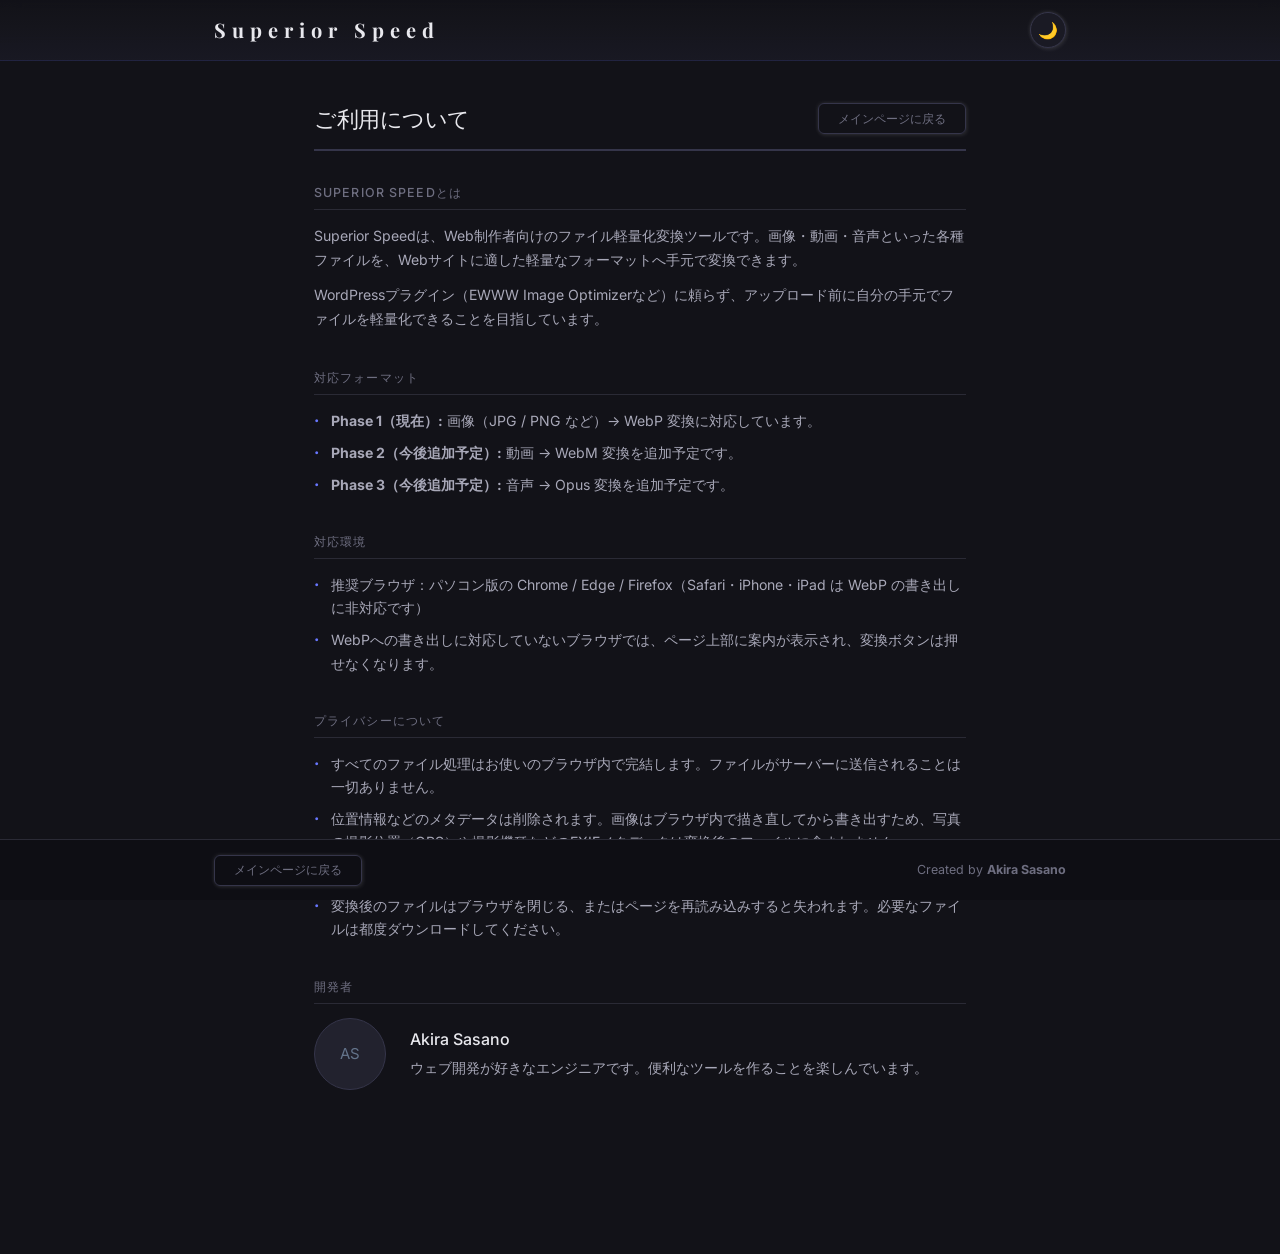
<file: about.html>
<!DOCTYPE html>
<html lang="ja">
<head>
  <meta charset="UTF-8">
  <meta name="viewport" content="width=device-width, initial-scale=1">
  <title>ご利用について — Superior Speed</title>
  <link rel="icon" type="image/svg+xml" href="favicon.svg">
  <link rel="preconnect" href="https://fonts.googleapis.com">
  <link rel="preconnect" href="https://fonts.gstatic.com" crossorigin>
  <link href="https://fonts.googleapis.com/css2?family=Inter:wght@400;500;600;700&family=Playfair+Display:wght@400;500;700&display=swap" rel="stylesheet">
  <link rel="stylesheet" href="css/style.css?v=3">
  <script src="js/theme.js?v=2"></script>
</head>
<body>

<!-- ===== Header ===== -->
<header id="site-header">
  <div class="header-inner">
    <a href="index.html" class="header-brand">
      <span class="header-title">Superior Speed</span>
    </a>
    <div class="header-actions">
      <button id="theme-toggle" class="icon-btn" title="テーマ切替">🌙</button>
    </div>
  </div>
</header>

<!-- ===== Content ===== -->
<div class="about-container">

  <div class="about-title-row">
    <h1 class="about-page-title">ご利用について</h1>
    <a href="index.html" class="about-page-back-btn">メインページに戻る</a>
  </div>

  <!-- 概要 -->
  <div class="about-section">
    <h2 class="about-section-title">Superior Speedとは</h2>
    <p>Superior Speedは、Web制作者向けのファイル軽量化変換ツールです。画像・動画・音声といった各種ファイルを、Webサイトに適した軽量なフォーマットへ手元で変換できます。</p>
    <p>WordPressプラグイン（EWWW Image Optimizerなど）に頼らず、アップロード前に自分の手元でファイルを軽量化できることを目指しています。</p>
  </div>

  <!-- 対応フォーマット -->
  <div class="about-section">
    <h2 class="about-section-title">対応フォーマット</h2>
    <ul class="policy-list">
      <li><strong>Phase 1（現在）:</strong> 画像（JPG / PNG など）→ WebP 変換に対応しています。</li>
      <li><strong>Phase 2（今後追加予定）:</strong> 動画 → WebM 変換を追加予定です。</li>
      <li><strong>Phase 3（今後追加予定）:</strong> 音声 → Opus 変換を追加予定です。</li>
    </ul>
  </div>

  <!-- 対応環境 -->
  <div class="about-section">
    <h2 class="about-section-title">対応環境</h2>
    <ul class="policy-list">
      <li>推奨ブラウザ：パソコン版の Chrome / Edge / Firefox（Safari・iPhone・iPad は WebP の書き出しに非対応です）</li>
      <li>WebPへの書き出しに対応していないブラウザでは、ページ上部に案内が表示され、変換ボタンは押せなくなります。</li>
    </ul>
  </div>

  <!-- プライバシー -->
  <div class="about-section">
    <h2 class="about-section-title">プライバシーについて</h2>
    <ul class="policy-list">
      <li>すべてのファイル処理はお使いのブラウザ内で完結します。ファイルがサーバーに送信されることは一切ありません。</li>
      <li>位置情報などのメタデータは削除されます。画像はブラウザ内で描き直してから書き出すため、写真の撮影位置（GPS）や撮影機種などのEXIFメタデータは変換後のファイルに含まれません。</li>
      <li>本ツールは静的サイトとして構成されており、バックエンドサーバーを持ちません。</li>
      <li>変換後のファイルはブラウザを閉じる、またはページを再読み込みすると失われます。必要なファイルは都度ダウンロードしてください。</li>
    </ul>
  </div>

  <!-- 作者について -->
  <div class="about-section">
    <h2 class="about-section-title">開発者</h2>
    <div class="author-card">
      <div class="author-avatar">AS</div>
      <div class="author-info">
        <div class="author-name">Akira Sasano</div>
        <div class="author-bio">ウェブ開発が好きなエンジニアです。便利なツールを作ることを楽しんでいます。</div>
      </div>
    </div>
  </div>

</div>

<!-- ===== Footer ===== -->
<footer id="site-footer">
  <div class="footer-inner">
    <a href="index.html" class="footer-about-link">メインページに戻る</a>
    <div class="footer-author">Created by <strong>Akira Sasano</strong></div>
  </div>
</footer>

</body>
</html>
</file>
<file: css/style.css>
/* =====================================================
   Superior Speed — Shared Styles  v1
   ===================================================== */

*, *::before, *::after { box-sizing: border-box; margin: 0; padding: 0; }

/* ----- Dark mode (default) ----- */
:root {
  --bg-page:       #121218;
  --bg-surface:    #1a1a24;
  --bg-elevated:   #22222e;
  --bg-input:      #1e1e2a;
  --text-primary:   #e8e8ed;
  --text-secondary: #a8a8b8;
  --text-muted:     #6e6e80;
  --text-faint:     #64748b;
  --border-subtle:  #2a2a35;
  --border-main:    #35354a;
  --border-mid:     #4e6280;
  --accent:         #6877ff;
  --accent-hover:   #5563ee;
  --accent-glow:    rgba(104, 119, 255, 0.25);
  --danger:         #ef4444;
  --danger-glow:    rgba(239, 68, 68, 0.2);
  --success-text:   #4ade80;
  --error-text:     #f87171;
  --warn-text:      #fbbf24;
  --header-bg:      rgba(18, 18, 24, 0.92);
  --footer-bg:      #0e0e14;
  --bg-stripe:      #1e1e29;
  --bg-row-hover:   #272733;
  --bg-thead:       #252531;
  --radius-sm:      6px;
  --radius-md:      6px;
  --radius-lg:      6px;
  --shadow-tight:   1px 1px 4px rgba(255, 255, 255, 0.12), -1px -1px 4px rgba(255, 255, 255, 0.06);
  --shadow-btn-color: 1px 1px 4px rgba(255, 255, 255, 0.4), 0 0 1px rgba(255, 255, 255, 0.15);
}

/* ----- Light mode overrides ----- */
html.light-mode {
  --bg-page:       #f5f5f7;
  --bg-surface:    #ffffff;
  --bg-elevated:   #ffffff;
  --bg-input:      #ededf0;
  --text-primary:   #1d1d1f;
  --text-secondary: #6e6e73;
  --text-muted:     #98989d;
  --text-faint:     #64748b;
  --border-subtle:  #d2d2d7;
  --border-main:    #c7c7cc;
  --border-mid:     #94a3b8;
  --accent:         #5a67f2;
  --accent-hover:   #4850e0;
  --success-text:   #15803d;
  --error-text:     #dc2626;
  --warn-text:      #b45309;
  --header-bg:      rgba(245, 245, 247, 0.95);
  --footer-bg:      #ededf0;
  --bg-stripe:      #f5f5f9;
  --bg-row-hover:   #ebebf0;
  --bg-thead:       #f2f2f6;
  --accent-glow:    rgba(90, 103, 242, 0.18);
  --shadow-tight:   1px 1px 4px rgba(0, 0, 0, 0.2), -1px -1px 4px rgba(0, 0, 0, 0.08);
  --shadow-btn-color: 1px 1px 4px rgba(0, 0, 0, 0.6), 0 0 1px rgba(0, 0, 0, 0.2);
}

/* ----- Base ----- */
body {
  font-family: "游ゴシック体", "Yu Gothic", "YuGothic", "Inter", "Hiragino Sans", sans-serif;
  background: var(--bg-page);
  color: var(--text-primary);
  font-size: 15px;
  line-height: 1.6;
  min-height: 100vh;
  padding-bottom: 80px;
  transition: background 0.2s, color 0.2s;
}

/* ----- Header ----- */
#site-header {
  position: sticky;
  top: 0;
  z-index: 100;
  background: linear-gradient(to bottom, rgba(18, 18, 24, 0.95), rgba(26, 26, 36, 0.90));
  backdrop-filter: blur(12px);
  -webkit-backdrop-filter: blur(12px);
  border-bottom: 1px solid rgba(104, 119, 255, 0.18);
}

html.light-mode #site-header {
  background: linear-gradient(to bottom, rgba(245, 245, 247, 0.97), rgba(255, 255, 255, 0.93));
  border-bottom: 1px solid rgba(90, 103, 242, 0.18);
}

.header-inner {
  max-width: 900px;
  margin: 0 auto;
  padding: 0.75rem 1.5rem;
  display: flex;
  align-items: center;
  justify-content: space-between;
  gap: 1rem;
}

.header-brand {
  display: flex;
  align-items: baseline;
  gap: 0.6rem;
  text-decoration: none;
  color: inherit;
}

.header-title {
  font-family: "Playfair Display", serif;
  font-size: 1.25rem;
  font-weight: 700;
  color: var(--text-primary);
  letter-spacing: 0.3em;
}

.header-sub {
  font-size: 0.75rem;
  color: var(--text-muted);
  letter-spacing: 0.04em;
}

.header-actions {
  display: flex;
  align-items: center;
  gap: 1.1rem;
}

.icon-btn {
  background: var(--bg-surface);
  border: 1px solid var(--border-main);
  border-radius: var(--radius-sm);
  color: var(--text-secondary);
  cursor: pointer;
  font-family: "游ゴシック体", "Yu Gothic", "YuGothic", "Inter", "Hiragino Sans", sans-serif;
  font-size: 0.83rem;
  font-weight: 500;
  padding: 0.4rem 0.85rem;
  display: flex;
  align-items: center;
  gap: 0.3rem;
  box-shadow: var(--shadow-tight);
  transition: border-color 0.15s, color 0.15s, background 0.15s;
  white-space: nowrap;
}

.icon-btn:hover {
  border-color: var(--accent);
  color: var(--text-primary);
  background: var(--bg-elevated);
}

/* ----- Theme toggle: circle ----- */
#theme-toggle {
  width: 36px;
  height: 36px;
  border-radius: 50%;
  padding: 0;
  justify-content: center;
  font-size: 1rem;
  position: relative;
}

#theme-toggle::after {
  content: attr(data-tooltip);
  position: absolute;
  top: calc(100% + 8px);
  right: 0;
  background: var(--bg-elevated);
  border: 1px solid var(--border-main);
  border-radius: 4px;
  color: var(--text-secondary);
  font-size: 0.72rem;
  font-weight: 500;
  padding: 0.25rem 0.6rem;
  white-space: nowrap;
  opacity: 0;
  pointer-events: none;
  transition: opacity 0.18s;
  z-index: 10;
}

#theme-toggle:hover::after { opacity: 1; }

/* ----- Container ----- */
.container {
  max-width: 900px;
  margin: 0 auto;
  padding: 40px 32px 48px;
  display: flex;
  flex-direction: column;
  gap: 32px;
}

[hidden] { display: none !important; }

/* ----- Card ----- */
.card {
  background: var(--bg-surface);
  border: 1px solid var(--border-main);
  border-radius: var(--radius-lg);
  padding: 1.75rem;
}

.card-title {
  font-size: 1.0rem;
  font-weight: 600;
  color: var(--text-primary);
  letter-spacing: -0.01em;
  margin-bottom: 1.4rem;
  border-left: 6px solid var(--accent);
  padding-left: 12px;
}

/* ----- Form ----- */
.form-field { display: flex; flex-direction: column; gap: 8px; }

.field-label {
  font-size: 0.8rem;
  color: var(--text-secondary);
  font-weight: 600;
  letter-spacing: 0.02em;
}

input[type="text"],
input[type="number"],
input[type="email"],
input[type="password"] {
  background: var(--bg-input);
  border: 1px solid var(--border-main);
  border-radius: var(--radius-sm);
  color: var(--text-primary);
  font-size: 0.95rem;
  padding: 0.6rem 0.9rem;
  outline: none;
  width: 100%;
  box-shadow: var(--shadow-tight);
  transition: border-color 0.18s, box-shadow 0.18s;
  font-family: "游ゴシック体", "Yu Gothic", "YuGothic", "Inter", "Hiragino Sans", sans-serif;
}

input:focus {
  border-color: var(--accent);
  box-shadow: 0 0 0 3px var(--accent-glow), 0 0 8px var(--accent-glow);
}

input::placeholder { color: var(--text-faint); }

/* Checkbox row */
.checkbox-row {
  display: flex;
  align-items: center;
  gap: 0.5rem;
  cursor: pointer;
  user-select: none;
}

.checkbox-row input[type="checkbox"] {
  accent-color: var(--accent);
  width: 16px;
  height: 16px;
  cursor: pointer;
}

.checkbox-row span { font-size: 0.88rem; color: var(--text-secondary); }

/* ----- Buttons ----- */
.btn {
  border: none;
  border-radius: var(--radius-sm);
  cursor: pointer;
  font-family: "游ゴシック体", "Yu Gothic", "YuGothic", "Inter", "Hiragino Sans", sans-serif;
  font-size: 0.92rem;
  font-weight: 600;
  padding: 0.6rem 1.4rem;
  transition: all 0.25s ease;
  white-space: nowrap;
  display: inline-flex;
  align-items: center;
  gap: 0.4rem;
  text-decoration: none;
}

.btn--primary {
  background: linear-gradient(135deg, var(--accent), #7c3aed);
  color: #fff;
  box-shadow: 0 2px 10px var(--accent-glow);
}

.btn--primary:hover:not(:disabled) {
  opacity: 0.88;
  box-shadow: 0 4px 18px rgba(99, 102, 241, 0.45);
  transform: translateY(-1px);
}

.btn--primary:disabled {
  opacity: 0.35;
  cursor: not-allowed;
  box-shadow: none;
  transform: none;
}

.btn--ghost {
  background: none;
  border: 1px solid var(--border-main);
  color: var(--text-secondary);
  box-shadow: var(--shadow-tight);
}

.btn--ghost:hover {
  border-color: var(--border-mid);
  color: var(--text-primary);
  background: var(--bg-elevated);
}

.btn--sm { padding: 0.42rem 0.9rem; font-size: 0.84rem; }

/* ----- Status message ----- */
.status-msg {
  margin-top: 1rem;
  font-size: 0.88rem;
  min-height: 1.4em;
  line-height: 1.5;
  padding: 0.55rem 0.85rem;
  border-radius: var(--radius-sm);
  display: none;
}

.status-msg.visible { display: block; white-space: pre-line; }
.status-msg.success {
  color: var(--success-text);
  background: rgba(74, 222, 128, 0.07);
  border: 1px solid rgba(74, 222, 128, 0.3);
}
.status-msg.error {
  color: var(--error-text);
  background: rgba(248, 113, 113, 0.07);
  border: 1px solid rgba(248, 113, 113, 0.3);
}

.status-msg.warn {
  color: var(--text-secondary);
  background: rgba(251, 191, 36, 0.06);
  border: 1px solid rgba(251, 191, 36, 0.25);
}

html.light-mode .status-msg.warn {
  background: rgba(180, 83, 9, 0.05);
  border-color: rgba(180, 83, 9, 0.22);
}
html.light-mode .status-msg.success {
  background: rgba(21, 128, 61, 0.07);
  border-color: rgba(21, 128, 61, 0.3);
}
html.light-mode .status-msg.error {
  background: rgba(220, 38, 38, 0.07);
  border-color: rgba(220, 38, 38, 0.3);
}

/* ----- Footer ----- */
#site-footer {
  position: fixed;
  bottom: 0;
  left: 0;
  right: 0;
  background: var(--footer-bg);
  border-top: 1px solid var(--border-subtle);
  z-index: 50;
}

.footer-inner {
  max-width: 900px;
  margin: 0 auto;
  padding: 0.9rem 1.5rem;
  display: flex;
  align-items: center;
  justify-content: space-between;
  gap: 1.25rem;
  flex-wrap: wrap;
}

.footer-about-link {
  color: var(--text-muted);
  font-size: 0.78rem;
  text-decoration: none;
  border: 1px solid var(--border-main);
  border-radius: var(--radius-sm);
  padding: 0.28rem 1.2rem;
  box-shadow: var(--shadow-tight);
  transition: border-color 0.15s, color 0.15s;
  white-space: nowrap;
}

.footer-about-link:hover {
  border-color: var(--border-mid);
  color: var(--text-secondary);
}

.footer-notice {
  color: var(--text-muted);
  font-size: 0.78rem;
  line-height: 1.5;
}

.footer-author {
  color: var(--text-muted);
  font-size: 0.78rem;
}

/* ----- Loading spinner ----- */
.btn--loading {
  position: relative;
  color: transparent !important;
  pointer-events: none;
}

.btn--loading::after {
  content: "";
  position: absolute;
  inset: 0;
  margin: auto;
  width: 18px;
  height: 18px;
  border: 2px solid rgba(255, 255, 255, 0.3);
  border-top-color: #fff;
  border-radius: 50%;
  animation: spin 0.7s linear infinite;
}

@keyframes spin { to { transform: rotate(360deg); } }

/* =====================================================
   Tabs
   ===================================================== */

.tab-group {
  display: flex;
  gap: 0.5rem;
  margin-bottom: 1.5rem;
  flex-wrap: wrap;
}

.tab-btn {
  background: var(--bg-surface);
  border: 1px solid var(--border-main);
  border-radius: var(--radius-sm);
  color: var(--text-secondary);
  cursor: pointer;
  font-family: "游ゴシック体", "Yu Gothic", "YuGothic", "Inter", "Hiragino Sans", sans-serif;
  font-size: 0.9rem;
  font-weight: 600;
  padding: 0.65rem 1.3rem;
  box-shadow: var(--shadow-tight);
  transition: border-color 0.15s, color 0.15s, background 0.15s;
  position: relative;
}

.tab-btn:hover:not(:disabled) {
  border-color: var(--border-mid);
  color: var(--text-primary);
  background: var(--bg-elevated);
}

.tab-btn.active {
  border-color: var(--accent);
  color: var(--text-primary);
  background: rgba(104, 119, 255, 0.1);
}

.tab-btn:disabled {
  opacity: 0.4;
  cursor: not-allowed;
}

.tab-btn[title]:hover::after {
  content: attr(title);
  position: absolute;
  top: calc(100% + 8px);
  left: 50%;
  transform: translateX(-50%);
  background: var(--bg-elevated);
  border: 1px solid var(--border-main);
  border-radius: 4px;
  color: var(--text-secondary);
  font-size: 0.72rem;
  font-weight: 500;
  padding: 0.3rem 0.7rem;
  white-space: nowrap;
  z-index: 10;
}

.tab-panel { display: none; }
.tab-panel.active { display: block; }

/* =====================================================
   Dropzone
   ===================================================== */

.dropzone {
  border: 2px dashed var(--border-main);
  border-radius: var(--radius-lg);
  padding: 2.5rem 1.5rem;
  text-align: center;
  cursor: pointer;
  transition: border-color 0.18s, background 0.18s;
  background: var(--bg-elevated);
}

.dropzone:hover,
.dropzone.dragover {
  border-color: var(--accent);
  background: rgba(104, 119, 255, 0.06);
}

.dropzone-icon { font-size: 2rem; margin-bottom: 0.5rem; }

.dropzone-text {
  color: var(--text-secondary);
  font-size: 0.92rem;
}

.dropzone-hint {
  color: var(--text-muted);
  font-size: 0.78rem;
  margin-top: 0.4rem;
}

/* =====================================================
   File list (pre-conversion)
   ===================================================== */

.file-list {
  display: flex;
  flex-direction: column;
  gap: 0.75rem;
  margin-top: 1.25rem;
}

.file-item {
  background: var(--bg-elevated);
  border: 1px solid var(--border-main);
  border-radius: var(--radius-md);
  padding: 0.9rem 1.1rem;
  display: flex;
  align-items: center;
  gap: 1rem;
  flex-wrap: wrap;
}

.file-item-info {
  flex: 1;
  min-width: 180px;
  display: flex;
  flex-direction: column;
  gap: 0.2rem;
}

.file-item-name {
  font-size: 0.85rem;
  color: var(--text-secondary);
  overflow: hidden;
  text-overflow: ellipsis;
  white-space: nowrap;
}

.file-item-size {
  font-size: 0.75rem;
  color: var(--text-muted);
}

.file-item-rename {
  flex: 1;
  min-width: 200px;
}

.file-item-remove {
  background: none;
  border: none;
  color: var(--text-muted);
  cursor: pointer;
  font-size: 1rem;
  padding: 0.3rem 0.5rem;
  transition: color 0.15s;
}

.file-item-remove:hover { color: var(--error-text); }

/* ----- File list: header / compact (sequential mode) ----- */
.file-list-header {
  display: flex;
  align-items: center;
  justify-content: space-between;
  gap: 1rem;
  margin-top: 1.25rem;
}

.file-count {
  font-size: 0.85rem;
  color: var(--text-secondary);
}

.file-list-header + .file-list { margin-top: 0.6rem; }

.file-list--compact { gap: 0; }

.file-list--compact .file-item {
  border-radius: 0;
  border-bottom-width: 0;
  padding: 0.35rem 0.5rem 0.35rem 0.9rem;
  flex-wrap: nowrap;
  gap: 0.75rem;
}

.file-list--compact .file-item:first-child { border-top-left-radius: var(--radius-md); border-top-right-radius: var(--radius-md); }
.file-list--compact .file-item:last-child { border-bottom-width: 1px; border-bottom-left-radius: var(--radius-md); border-bottom-right-radius: var(--radius-md); }

.file-list--compact .file-item-info {
  flex-direction: row;
  align-items: baseline;
  gap: 0.75rem;
  min-width: 0;
}

.file-list--compact .file-item-name { flex: 1; min-width: 0; }
.file-list--compact .file-item-size { white-space: nowrap; }
.file-list--compact .file-item-remove { font-size: 0.85rem; padding: 0.15rem 0.4rem; }

.file-item-remove:disabled { opacity: 0.4; cursor: not-allowed; }
.file-item-remove:disabled:hover { color: var(--text-muted); }

/* =====================================================
   Pickers / naming
   ===================================================== */

.picker-row {
  display: flex;
  align-items: center;
  gap: 0.5rem 1rem;
  flex-wrap: wrap;
  margin-top: 0.85rem;
}

.btn--ghost:disabled {
  opacity: 0.4;
  cursor: not-allowed;
}

.dropzone.is-disabled {
  opacity: 0.5;
  cursor: not-allowed;
  pointer-events: none;
}

.naming-section {
  display: flex;
  flex-direction: column;
  gap: 0.6rem;
  margin-top: 1.5rem;
}

.segmented {
  display: inline-flex;
  align-self: flex-start;
  border: 1px solid var(--border-main);
  border-radius: var(--radius-sm);
  overflow: hidden;
  box-shadow: var(--shadow-tight);
}

.segmented-option {
  position: relative;
  cursor: pointer;
}

.segmented-option + .segmented-option { border-left: 1px solid var(--border-main); }

.segmented-option input {
  position: absolute;
  opacity: 0;
  pointer-events: none;
}

.segmented-option span {
  display: block;
  padding: 0.45rem 1rem;
  font-size: 0.85rem;
  color: var(--text-secondary);
  background: var(--bg-input);
  transition: background 0.18s, color 0.18s;
}

.segmented-option input:checked + span {
  background: var(--accent);
  color: #fff;
}

.segmented-option input:focus-visible + span {
  box-shadow: inset 0 0 0 2px var(--accent-glow);
}

.segmented-option input:disabled + span {
  opacity: 0.5;
  cursor: not-allowed;
}

.seq-settings {
  display: grid;
  grid-template-columns: minmax(160px, 2fr) repeat(3, minmax(110px, 1fr));
  gap: 0.9rem;
  margin-top: 0.4rem;
}

select {
  background: var(--bg-input);
  border: 1px solid var(--border-main);
  border-radius: var(--radius-sm);
  color: var(--text-primary);
  font-size: 0.95rem;
  padding: 0.6rem 0.9rem;
  outline: none;
  width: 100%;
  box-shadow: var(--shadow-tight);
  font-family: "游ゴシック体", "Yu Gothic", "YuGothic", "Inter", "Hiragino Sans", sans-serif;
  cursor: pointer;
}

select:focus {
  border-color: var(--accent);
  box-shadow: 0 0 0 3px var(--accent-glow), 0 0 8px var(--accent-glow);
}

input:disabled, select:disabled { opacity: 0.55; cursor: not-allowed; }

input[aria-invalid="true"] { border-color: var(--error-text); }

/* ----- Name preview ----- */
.seq-preview {
  margin-top: 1.5rem;
  display: flex;
  flex-direction: column;
  gap: 0.6rem;
}

.seq-preview-list {
  list-style: none;
  background: var(--bg-elevated);
  border: 1px solid var(--border-main);
  border-radius: var(--radius-md);
  padding: 0.5rem 0.9rem;
  font-size: 0.82rem;
}

.seq-preview-row {
  display: grid;
  grid-template-columns: minmax(0, 1fr) auto minmax(0, max-content);
  gap: 0.75rem;
  padding: 0.2rem 0;
}

.seq-preview-from {
  color: var(--text-muted);
  overflow: hidden;
  text-overflow: ellipsis;
  white-space: nowrap;
}

.seq-preview-arrow { color: var(--text-faint); }

.seq-preview-to {
  color: var(--text-primary);
  overflow: hidden;
  text-overflow: ellipsis;
  white-space: nowrap;
}

.seq-preview-to--placeholder { color: var(--text-faint); }

.seq-preview-gap {
  color: var(--text-faint);
  padding: 0.2rem 0;
  text-align: center;
}

.seq-preview-footer {
  display: flex;
  align-items: center;
  justify-content: space-between;
  gap: 0.75rem;
  flex-wrap: wrap;
}

/* ----- Unsupported browser banner ----- */
.notice-banner {
  margin-bottom: 1.25rem;
  padding: 0.75rem 1rem;
  border-radius: var(--radius-sm);
  font-size: 0.88rem;
  line-height: 1.5;
  color: var(--warn-text);
  background: rgba(251, 191, 36, 0.07);
  border: 1px solid rgba(251, 191, 36, 0.3);
}

html.light-mode .notice-banner {
  background: rgba(180, 83, 9, 0.06);
  border-color: rgba(180, 83, 9, 0.28);
}

/* =====================================================
   Convert settings
   ===================================================== */

.settings-grid {
  display: flex;
  flex-direction: column;
  gap: 1.1rem;
  margin-top: 1.25rem;
}

.slider-row {
  display: flex;
  align-items: center;
  gap: 1rem;
}

.slider-row input[type="range"] {
  flex: 1;
  accent-color: var(--accent);
  cursor: pointer;
}

.slider-value {
  font-size: 0.9rem;
  font-weight: 600;
  color: var(--text-primary);
  min-width: 3.2em;
  text-align: right;
}

.resize-row {
  display: flex;
  align-items: center;
  gap: 1rem;
  flex-wrap: wrap;
}

.resize-row input[type="number"] {
  max-width: 140px;
}

.field-error {
  font-size: 0.8rem;
  color: var(--error-text);
}

.field-error:empty { display: none; }

.settings-note {
  font-size: 0.78rem;
  color: var(--text-muted);
}

/* =====================================================
   Progress
   ===================================================== */

.progress-wrap {
  margin-top: 1.25rem;
  display: none;
  flex-direction: column;
  gap: 0.5rem;
}

.progress-wrap.visible { display: flex; }

.progress-bar-track {
  background: var(--bg-input);
  border: 1px solid var(--border-main);
  border-radius: 999px;
  height: 10px;
  overflow: hidden;
}

.progress-bar-fill {
  background: linear-gradient(135deg, var(--accent), #7c3aed);
  height: 100%;
  width: 0%;
  transition: width 0.2s ease;
}

.progress-label {
  font-size: 0.8rem;
  color: var(--text-muted);
}

/* =====================================================
   Results
   ===================================================== */

.results-section { margin-top: 1.5rem; }

.result-item {
  background: var(--bg-elevated);
  border: 1px solid var(--border-main);
  border-radius: var(--radius-md);
  padding: 0.9rem 1.1rem;
  display: flex;
  align-items: center;
  gap: 1rem;
  flex-wrap: wrap;
  margin-bottom: 0.75rem;
}

.result-name {
  flex: 1;
  min-width: 160px;
  font-size: 0.88rem;
  color: var(--text-primary);
  overflow: hidden;
  text-overflow: ellipsis;
  white-space: nowrap;
}

.result-sizes {
  font-size: 0.8rem;
  color: var(--text-muted);
  white-space: nowrap;
}

.result-reduction {
  font-size: 0.9rem;
  font-weight: 700;
  color: var(--success-text);
  white-space: nowrap;
}

.result-reduction--increase {
  color: var(--error-text);
}

.result-error {
  flex-basis: 100%;
  font-size: 0.8rem;
  color: var(--error-text);
  line-height: 1.5;
}

.result-note {
  flex-basis: 100%;
  font-size: 0.78rem;
  color: var(--text-muted);
  line-height: 1.5;
}

.result-download {
  background: var(--accent);
  border: none;
  color: #fff;
  box-shadow: var(--shadow-btn-color);
}

.result-download:hover {
  background: var(--accent-hover);
}

.results-summary {
  font-size: 0.9rem;
  font-weight: 600;
  color: var(--text-primary);
  margin-bottom: 0.9rem;
}

.results-summary-failed { color: var(--error-text); }

/* Many results: one line per success so the list stays scannable */
.results-list--compact .result-item {
  padding: 0.35rem 0.5rem 0.35rem 0.9rem;
  margin-bottom: 0;
  border-radius: 0;
  border-bottom-width: 0;
  gap: 0.75rem;
}

.results-list--compact .result-item:first-child { border-top-left-radius: var(--radius-md); border-top-right-radius: var(--radius-md); }
.results-list--compact .result-item:last-child { border-bottom-width: 1px; border-bottom-left-radius: var(--radius-md); border-bottom-right-radius: var(--radius-md); }
.results-list--compact .result-name { font-size: 0.82rem; }
.results-list--compact .result-reduction { font-size: 0.8rem; min-width: 3.5em; text-align: right; }
.results-list--compact .result-download { padding: 0.25rem 0.7rem; font-size: 0.78rem; }
.results-list--compact .result-item--error { padding-top: 0.5rem; padding-bottom: 0.5rem; }

.results-actions {
  margin-top: 1rem;
  display: flex;
  justify-content: flex-end;
}

/* =====================================================
   About page
   ===================================================== */

.about-container {
  max-width: 700px;
  margin: 0 auto;
  padding: 2.5rem 1.5rem 3rem;
}

.about-title-row {
  display: flex;
  align-items: center;
  justify-content: space-between;
  gap: 1rem;
  margin-bottom: 2rem;
  padding-bottom: 0.75rem;
  border-bottom: 2px solid var(--border-main);
}

.about-page-title {
  font-size: 1.4rem;
  font-weight: 500;
  color: var(--text-primary);
  letter-spacing: -0.02em;
}

.about-page-back-btn {
  color: var(--text-muted);
  font-size: 0.78rem;
  text-decoration: none;
  border: 1px solid var(--border-main);
  border-radius: var(--radius-sm);
  padding: 0.28rem 1.2rem;
  box-shadow: var(--shadow-tight);
  transition: border-color 0.15s, color 0.15s;
  white-space: nowrap;
  flex-shrink: 0;
}

.about-page-back-btn:hover {
  border-color: var(--border-mid);
  color: var(--text-secondary);
}

.about-section { margin-bottom: 2.25rem; }

.about-section-title {
  font-size: 0.78rem;
  font-weight: 500;
  color: var(--text-muted);
  text-transform: uppercase;
  letter-spacing: 0.09em;
  margin-bottom: 0.85rem;
  padding-bottom: 0.4rem;
  border-bottom: 1px solid var(--border-subtle);
}

.about-section p {
  font-size: 0.88rem;
  color: var(--text-secondary);
  line-height: 1.75;
  margin-bottom: 0.6rem;
}

.policy-list {
  list-style: none;
  display: flex;
  flex-direction: column;
  gap: 0.55rem;
}

.policy-list li {
  font-size: 0.88rem;
  color: var(--text-secondary);
  line-height: 1.65;
  padding-left: 1.2em;
  position: relative;
}

.policy-list li::before {
  content: "·";
  position: absolute;
  left: 0;
  color: var(--accent);
  font-weight: 700;
  font-size: 1.2em;
  line-height: 1.5;
}

.author-card {
  display: flex;
  align-items: center;
  gap: 1.5rem;
}

.author-avatar {
  width: 72px;
  height: 72px;
  border-radius: 50%;
  display: flex;
  align-items: center;
  justify-content: center;
  flex-shrink: 0;
  color: var(--text-faint);
  overflow: hidden;
  background: var(--bg-elevated);
  border: 1px solid var(--border-main);
}

.author-avatar img {
  width: 100%;
  height: 100%;
  object-fit: cover;
  display: block;
}

.author-info { flex: 1; min-width: 0; }

.author-name {
  font-size: 1rem;
  font-weight: 500;
  color: var(--text-primary);
  margin-bottom: 0.35rem;
}

.author-bio {
  font-size: 0.85rem;
  color: var(--text-secondary);
  line-height: 1.6;
}

/* =====================================================
   Auth Screen
   ===================================================== */

#auth-screen {
  display: none;
  position: fixed;
  inset: 0;
  z-index: 500;
  background: var(--bg-page);
  align-items: center;
  justify-content: center;
  padding: 1.5rem;
}

html.auth-required #auth-screen { display: flex; }
html.auth-required #app-content { display: none !important; }

.auth-card {
  background: var(--bg-surface);
  border: 1px solid var(--border-main);
  border-radius: var(--radius-lg);
  padding: 2.5rem 2rem;
  width: 100%;
  max-width: 400px;
  display: flex;
  flex-direction: column;
  gap: 1.1rem;
  box-shadow: 0 8px 40px rgba(0, 0, 0, 0.45);
}

html.light-mode .auth-card {
  box-shadow: 0 4px 24px rgba(0, 0, 0, 0.12);
}

.auth-logo {
  font-family: "Playfair Display", serif;
  font-size: 1.6rem;
  font-weight: 700;
  color: var(--text-primary);
  letter-spacing: 0.3em;
  text-align: center;
}

.auth-tagline {
  font-size: 0.77rem;
  color: var(--text-muted);
  text-align: center;
  letter-spacing: 0.05em;
  margin-top: -0.5rem;
}

.auth-message {
  font-size: 0.87rem;
  color: var(--text-secondary);
  text-align: center;
  padding-top: 0.6rem;
  border-top: 1px solid var(--border-subtle);
}

.auth-btn {
  width: 100%;
  justify-content: center;
  padding: 0.72rem;
}

.auth-error {
  font-size: 0.84rem;
  color: var(--error-text);
  text-align: center;
  min-height: 1.2em;
}

/* プライバシー案内（ログイン画面） */
.auth-notice {
  font-size: 0.78rem;
  color: var(--text-muted);
  text-align: center;
  line-height: 1.6;
  margin-top: 0.7rem;
  padding-top: 0.6rem;
  border-top: 1px solid var(--border-subtle);
}

/* ----- Responsive ----- */
@media (max-width: 600px) {
  .header-sub { display: none; }
  .footer-inner { flex-direction: column; align-items: flex-start; gap: 0.5rem; }
  .author-card { flex-direction: column; align-items: flex-start; gap: 1rem; }
  .file-item, .result-item { flex-direction: column; align-items: stretch; }
  .file-list--compact .file-item { flex-direction: row; align-items: center; }
  .results-list--compact .result-item { flex-direction: row; flex-wrap: wrap; align-items: center; }
  .results-list--compact .result-item { flex-wrap: wrap; row-gap: 0.25rem; }
  .results-list--compact .result-name { flex-basis: 100%; }
  .results-list--compact .result-item { column-gap: 0.5rem; }
  .results-list--compact .result-sizes { flex: 1; min-width: 0; overflow: hidden; text-overflow: ellipsis; font-size: 0.75rem; }
  .results-list--compact .result-reduction { min-width: 0; }
  .seq-settings { grid-template-columns: 1fr 1fr; }
  .seq-settings > :first-child { grid-column: 1 / -1; }
  .tab-group { gap: 0.4rem; }
  .tab-btn { padding: 0.55rem 0.9rem; font-size: 0.84rem; }
  .container { padding: 24px 18px 40px; }
}
</file>
